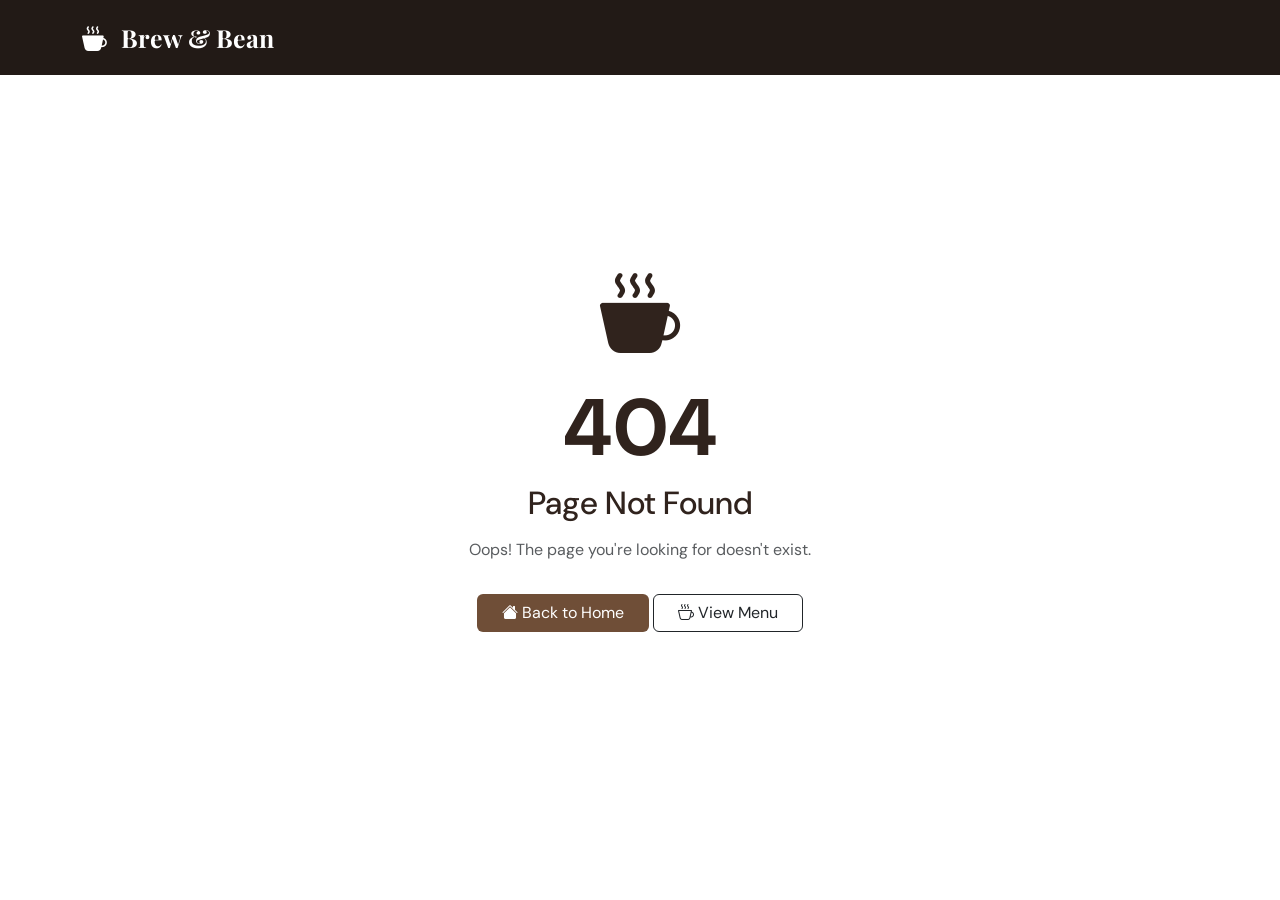
<file: card.html>
<!DOCTYPE html>
<html lang="en">

<head>
    <meta charset="UTF-8">

    <meta name="viewport" content="width=device-width, initial-scale=1.0">

    <title>404 | Brew & Bean</title>

    <!-- Bootstrap -->
    <link
        href="https://cdn.jsdelivr.net/npm/bootstrap@5.3.3/dist/css/bootstrap.min.css"
        rel="stylesheet">

    <!-- Bootstrap Icons -->
    <link
        href="https://cdn.jsdelivr.net/npm/bootstrap-icons@1.11.3/font/bootstrap-icons.css"
        rel="stylesheet">

    <!-- Your CSS -->
    <link rel="stylesheet" href="./css/index.css">
</head>

<body>

    <!-- Navbar -->
    <nav class="navbar navbar-expand-lg navbar-dark fixed-top">

        <div class="container">

            <a class="navbar-brand fw-bold" href="index.html">
                <i class="bi bi-cup-hot-fill me-2"></i>
                Brew & Bean
            </a>

        </div>

    </nav>


    <!-- 404 Section -->
    <section class="min-vh-100 d-flex align-items-center justify-content-center">

        <div class="container text-center">

            <i class="bi bi-cup-hot-fill display-1"></i>

            <h1 class="display-1 fw-bold mt-3">
                404
            </h1>

            <h2>
                Page Not Found
            </h2>

            <p class="text-muted mt-3">
                Oops! The page you're looking for doesn't exist.
            </p>

            <a href="index.html" class="btn btn-coffee mt-3 px-4">
                <i class="bi bi-house-fill"></i>
                Back to Home
            </a>

            <a href="menu.html" class="btn btn-outline-dark mt-3 px-4">
                <i class="bi bi-cup-hot"></i>
                View Menu
            </a>

        </div>

    </section>


</body>

</html>
</file>
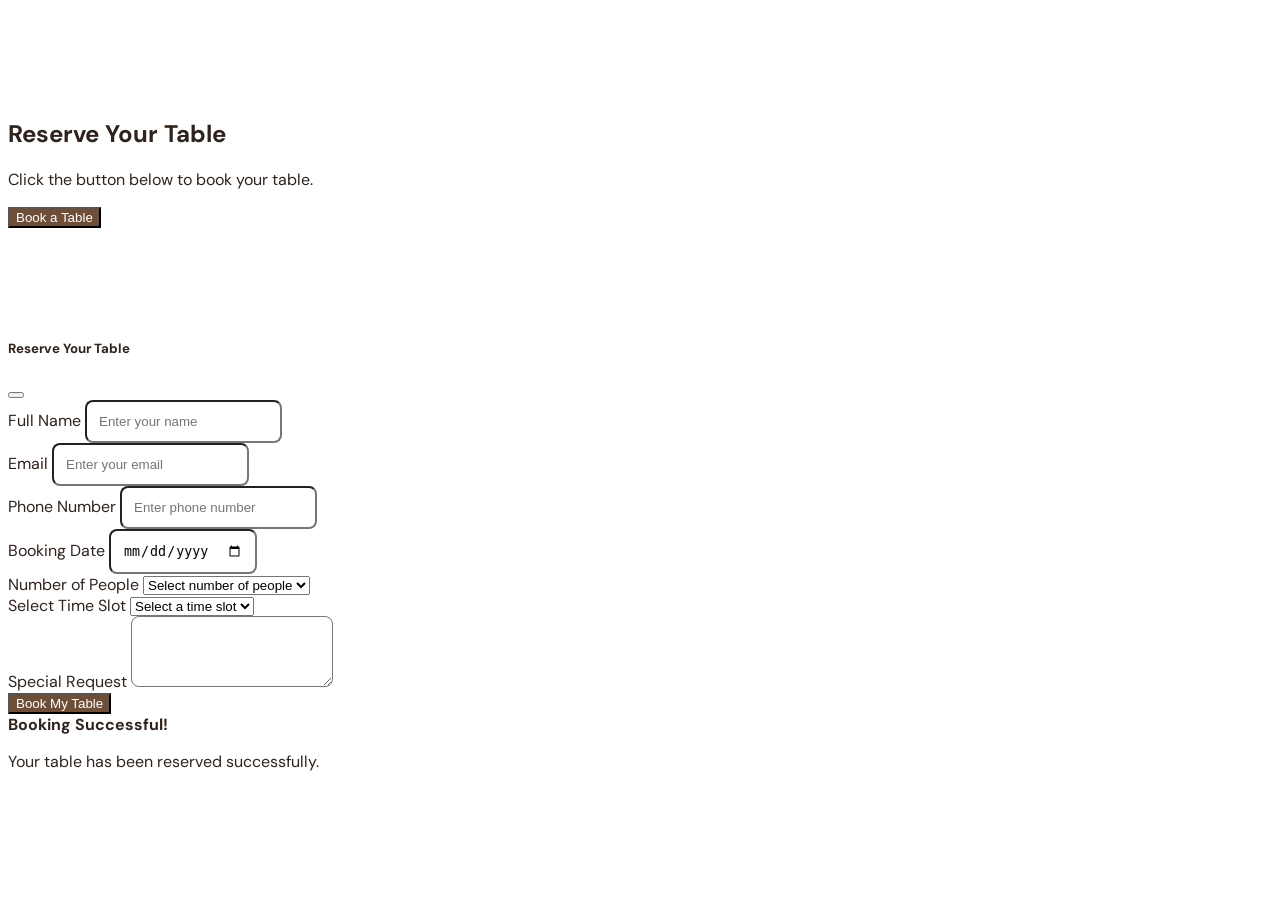
<file: demo.html>
<!DOCTYPE html>
<html lang="en">
<head>
    <meta charset="UTF-8">
    <meta name="viewport" content="width=device-width, initial-scale=1.0">
    <title>Document</title>
    <link rel="stylesheet" href="./css/index.css">    
</head>
<body>
    
<!-- ================= BOOKING SECTION ================= -->

<section class="section-padding">

    <div class="container text-center">

        <i class="bi bi-calendar-check display-5"></i>

        <h2 class="mt-3">
            Reserve Your Table
        </h2>

        <p class="text-muted">
            Click the button below to book your table.
        </p>

        <!-- BOOK TABLE BUTTON -->
        <button 
            type="button"
            class="btn btn-coffee px-5 py-2"
            data-bs-toggle="modal"
            data-bs-target="#bookingModal">

            <i class="bi bi-calendar-check"></i>
            Book a Table

        </button>

    </div>

</section>


<!-- ================= BOOKING MODAL ================= -->

<div 
    class="modal fade"
    id="bookingModal"
    tabindex="-1"
    aria-labelledby="bookingModalLabel"
    aria-hidden="true">

    <div class="modal-dialog modal-lg modal-dialog-centered">

        <div class="modal-content">

            <!-- MODAL HEADER -->
            <div class="modal-header">

                <h5 class="modal-title" id="bookingModalLabel">

                    <i class="bi bi-calendar-check"></i>
                    Reserve Your Table

                </h5>

                <button 
                    type="button"
                    class="btn-close"
                    data-bs-dismiss="modal">
                </button>

            </div>


            <!-- MODAL BODY -->
            <div class="modal-body">

                <form id="bookingForm">

                    <!-- NAME -->
                    <div class="mb-3">

                        <label class="form-label">
                            Full Name
                        </label>

                        <input 
                            type="text"
                            class="form-control"
                            id="name"
                            placeholder="Enter your name"
                            required>

                    </div>


                    <!-- EMAIL -->
                    <div class="mb-3">

                        <label class="form-label">
                            Email
                        </label>

                        <input 
                            type="email"
                            class="form-control"
                            id="email"
                            placeholder="Enter your email"
                            required>

                    </div>


                    <!-- PHONE -->
                    <div class="mb-3">

                        <label class="form-label">
                            Phone Number
                        </label>

                        <input 
                            type="tel"
                            class="form-control"
                            id="phone"
                            placeholder="Enter phone number"
                            maxlength="10"
                            required>

                    </div>


                    <!-- DATE -->
                    <div class="mb-3">

                        <label class="form-label">
                            Booking Date
                        </label>

                        <input 
                            type="date"
                            class="form-control"
                            id="bookingDate"
                            required>

                    </div>


                    <!-- PEOPLE -->
                    <div class="mb-3">

                        <label class="form-label">
                            Number of People
                        </label>

                        <select 
                            class="form-select"
                            id="people"
                            required>

                            <option value="">
                                Select number of people
                            </option>

                            <option value="1">1 Person</option>
                            <option value="2">2 People</option>
                            <option value="3">3 People</option>
                            <option value="4">4 People</option>
                            <option value="5">5 People</option>
                            <option value="6">6 People</option>

                        </select>

                    </div>


                    <!-- TIME SLOT -->
                    <div class="mb-3">

                        <label class="form-label">
                            Select Time Slot
                        </label>

                        <select 
                            class="form-select"
                            id="timeSlot"
                            required>

                            <option value="">
                                Select a time slot
                            </option>

                            <option value="10:00 AM">10:00 AM</option>
                            <option value="11:00 AM">11:00 AM</option>
                            <option value="12:00 PM">12:00 PM</option>
                            <option value="01:00 PM">01:00 PM</option>
                            <option value="02:00 PM">02:00 PM</option>
                            <option value="05:00 PM">05:00 PM</option>
                            <option value="06:00 PM">06:00 PM</option>
                            <option value="07:00 PM">07:00 PM</option>
                            <option value="08:00 PM">08:00 PM</option>
                            <option value="09:00 PM">09:00 PM</option>

                        </select>

                    </div>


                    <!-- SPECIAL REQUEST -->
                    <div class="mb-4">

                        <label class="form-label">
                            Special Request
                        </label>

                        <textarea 
                            class="form-control"
                            id="message"
                            rows="3"
                            placeholder="Birthday, window seat, etc.">
                        </textarea>

                    </div>


                    <!-- SUBMIT BUTTON -->
                    <button 
                        type="submit"
                        class="btn btn-coffee w-100">

                        <i class="bi bi-calendar-check"></i>
                        Book My Table

                    </button>

                </form>


                <!-- SUCCESS MESSAGE -->
                <div 
                    id="successMessage"
                    class="alert alert-success mt-4 d-none">

                    <i class="bi bi-check-circle-fill"></i>

                    <strong>
                        Booking Successful!
                    </strong>

                    <p class="mb-0">
                        Your table has been reserved successfully.
                    </p>

                </div>

            </div>

        </div>

    </div>

</div>


</div>
<script>
const bookingForm = document.getElementById("bookingForm");
const successMessage = document.getElementById("successMessage");

bookingForm.addEventListener("submit", function (event) {

    event.preventDefault();

    successMessage.classList.remove("d-none");

    bookingForm.reset();

});
</script>
</body>
</html>
</file>
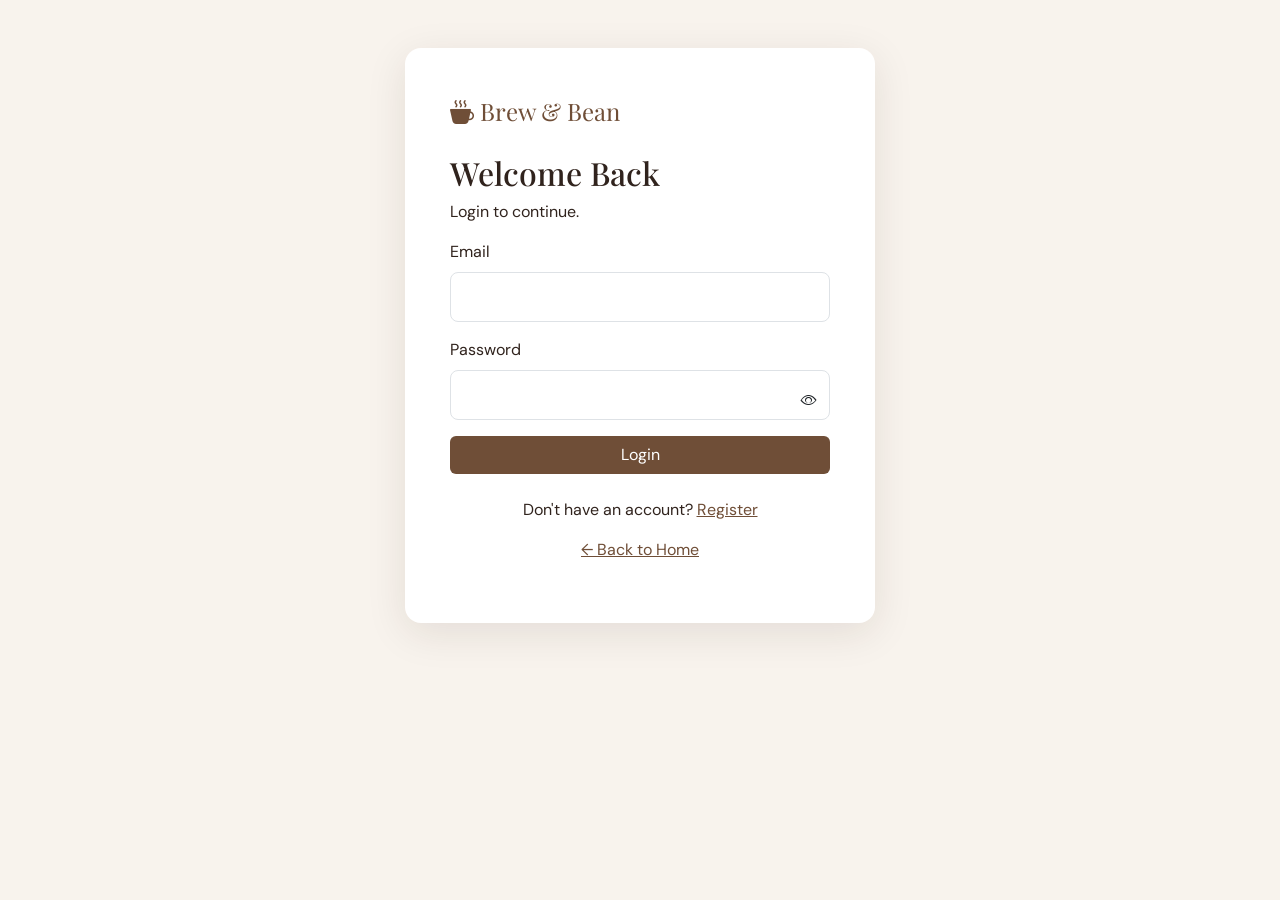
<file: login.html>
<!DOCTYPE html>
<html lang="en">

<head>
    <meta charset="UTF-8">
    <meta name="viewport" content="width=device-width, initial-scale=1.0">
    <title>Login | Brew & Bean</title>
    <link href="https://cdn.jsdelivr.net/npm/bootstrap@5.3.3/dist/css/bootstrap.min.css" rel="stylesheet">
    <link href="https://cdn.jsdelivr.net/npm/bootstrap-icons@1.11.3/font/bootstrap-icons.css" rel="stylesheet">
    <link rel="stylesheet" href="css/index.css">
</head>

<body class="auth-page">
    <div class="container py-5">
        <div class="auth-card mx-auto"><a class="brand-link" href="index.html"><i class="bi bi-cup-hot-fill"></i> Brew &
                Bean</a>
            <h2>Welcome Back</h2>
            <p>Login to continue.</p>
            <form class="needs-validation" novalidate>

                <label class="form-label">Email</label>
                <input type="email" class="form-control mb-3" id="email" required>

                <div class="position-relative mb-3">
                    <label class="form-label">Password</label>

                    <input type="password" id="password" class="form-control" required>

                    <button type="button" class="btn position-absolute end-0" style="bottom: 0;" id="togglePassword">
                        <i class="bi bi-eye"></i>
                    </button>
                </div>

                <button type="submit" class="btn btn-coffee w-100">
                    Login
                </button>

            </form>
            <p class="mt-4 text-center">Don't have an account? <a href="register.html">Register</a></p>
            <p class="text-center"><a href="index.html">← Back to Home</a></p>
        </div>
    </div>
    <script src="https://cdn.jsdelivr.net/npm/bootstrap@5.3.3/dist/js/bootstrap.bundle.min.js"></script>
    <script src="./javascript/login.js"></script>
</body>

</html>
</file>
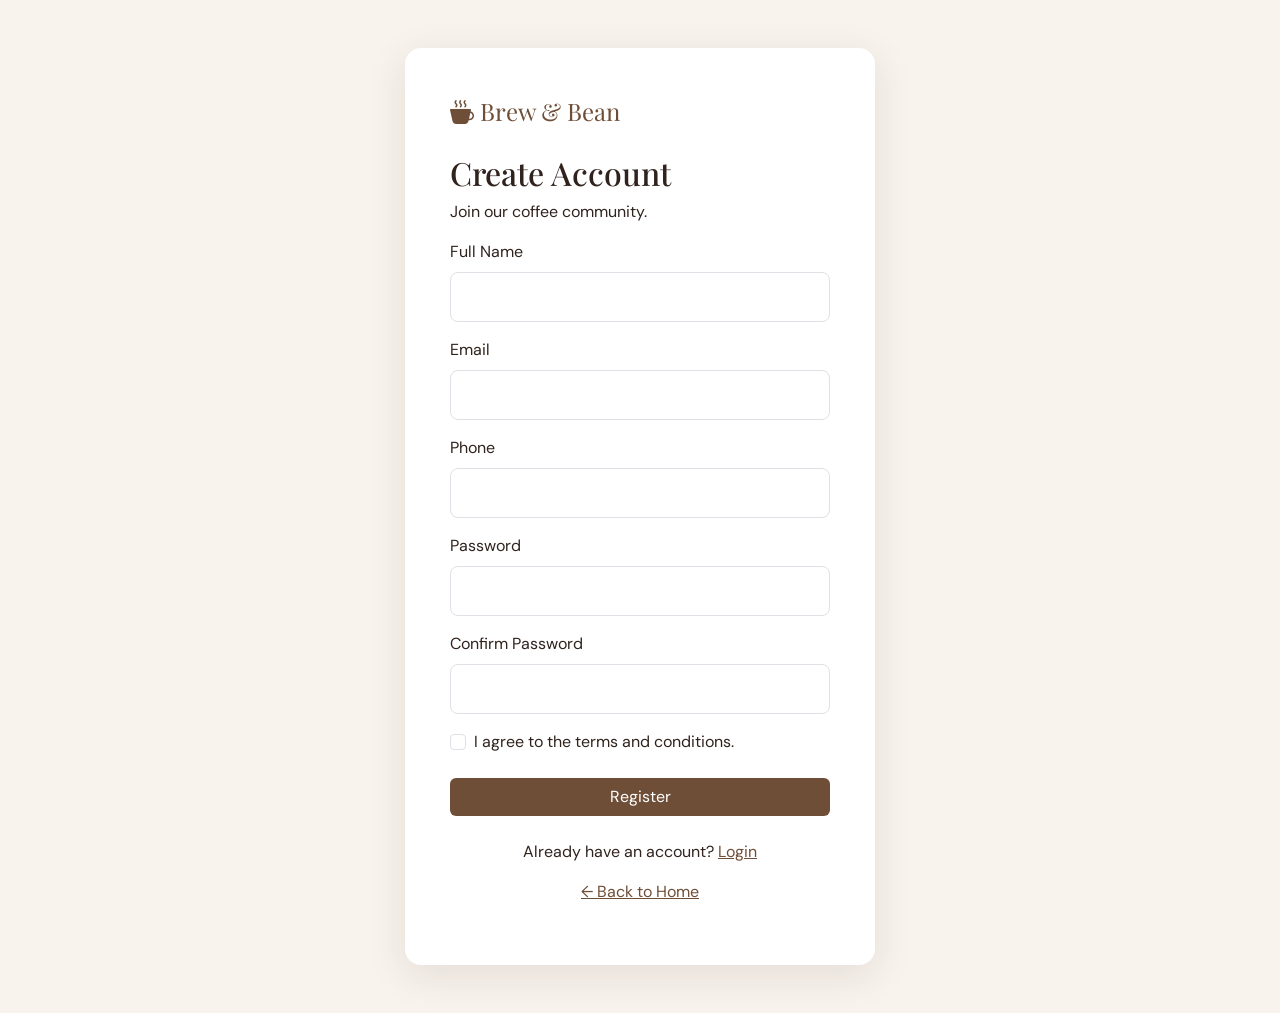
<file: register.html>
<!DOCTYPE html>
<html lang="en">

<head>
    <meta charset="UTF-8">
    <meta name="viewport" content="width=device-width, initial-scale=1.0">
    <title>Register | Brew & Bean</title>
    <link href="https://cdn.jsdelivr.net/npm/bootstrap@5.3.3/dist/css/bootstrap.min.css" rel="stylesheet">
    <link href="https://cdn.jsdelivr.net/npm/bootstrap-icons@1.11.3/font/bootstrap-icons.css" rel="stylesheet">
    <link rel="stylesheet" href="css/index.css">
</head>

<body class="auth-page">
    <div class="container py-5">
        <div class="auth-card mx-auto"><a class="brand-link" href="index.html"><i class="bi bi-cup-hot-fill"></i> Brew &
                Bean</a>
            <h2>Create Account</h2>
            <p>Join our coffee community.</p>
            <form class="needs-validation" novalidate><label class="form-label">Full Name</label><input
                    class="form-control mb-3" required><label class="form-label">Email</label><input type="email"
                    class="form-control mb-3" required><label class="form-label">Phone</label><input type="tel"
                    class="form-control mb-3" required><label class="form-label">Password</label><input type="password"
                    class="form-control mb-3" minlength="6" required><label class="form-label">Confirm
                    Password</label><input type="password" class="form-control mb-3" required>
                <div class="form-check mb-4"><input class="form-check-input" type="checkbox" id="terms" required><label
                        class="form-check-label" for="terms">I agree to the terms and conditions.</label></div><button
                    class="btn btn-coffee w-100">Register</button>
            </form>
            <p class="mt-4 text-center">Already have an account? <a href="login.html">Login</a></p>
            <p class="text-center"><a href="index.html">← Back to Home</a></p>
        </div>
    </div>
    <script src="https://cdn.jsdelivr.net/npm/bootstrap@5.3.3/dist/js/bootstrap.bundle.min.js"></script>
    <script src="/javascript/register.js"></script>

</body>

</html>
</file>
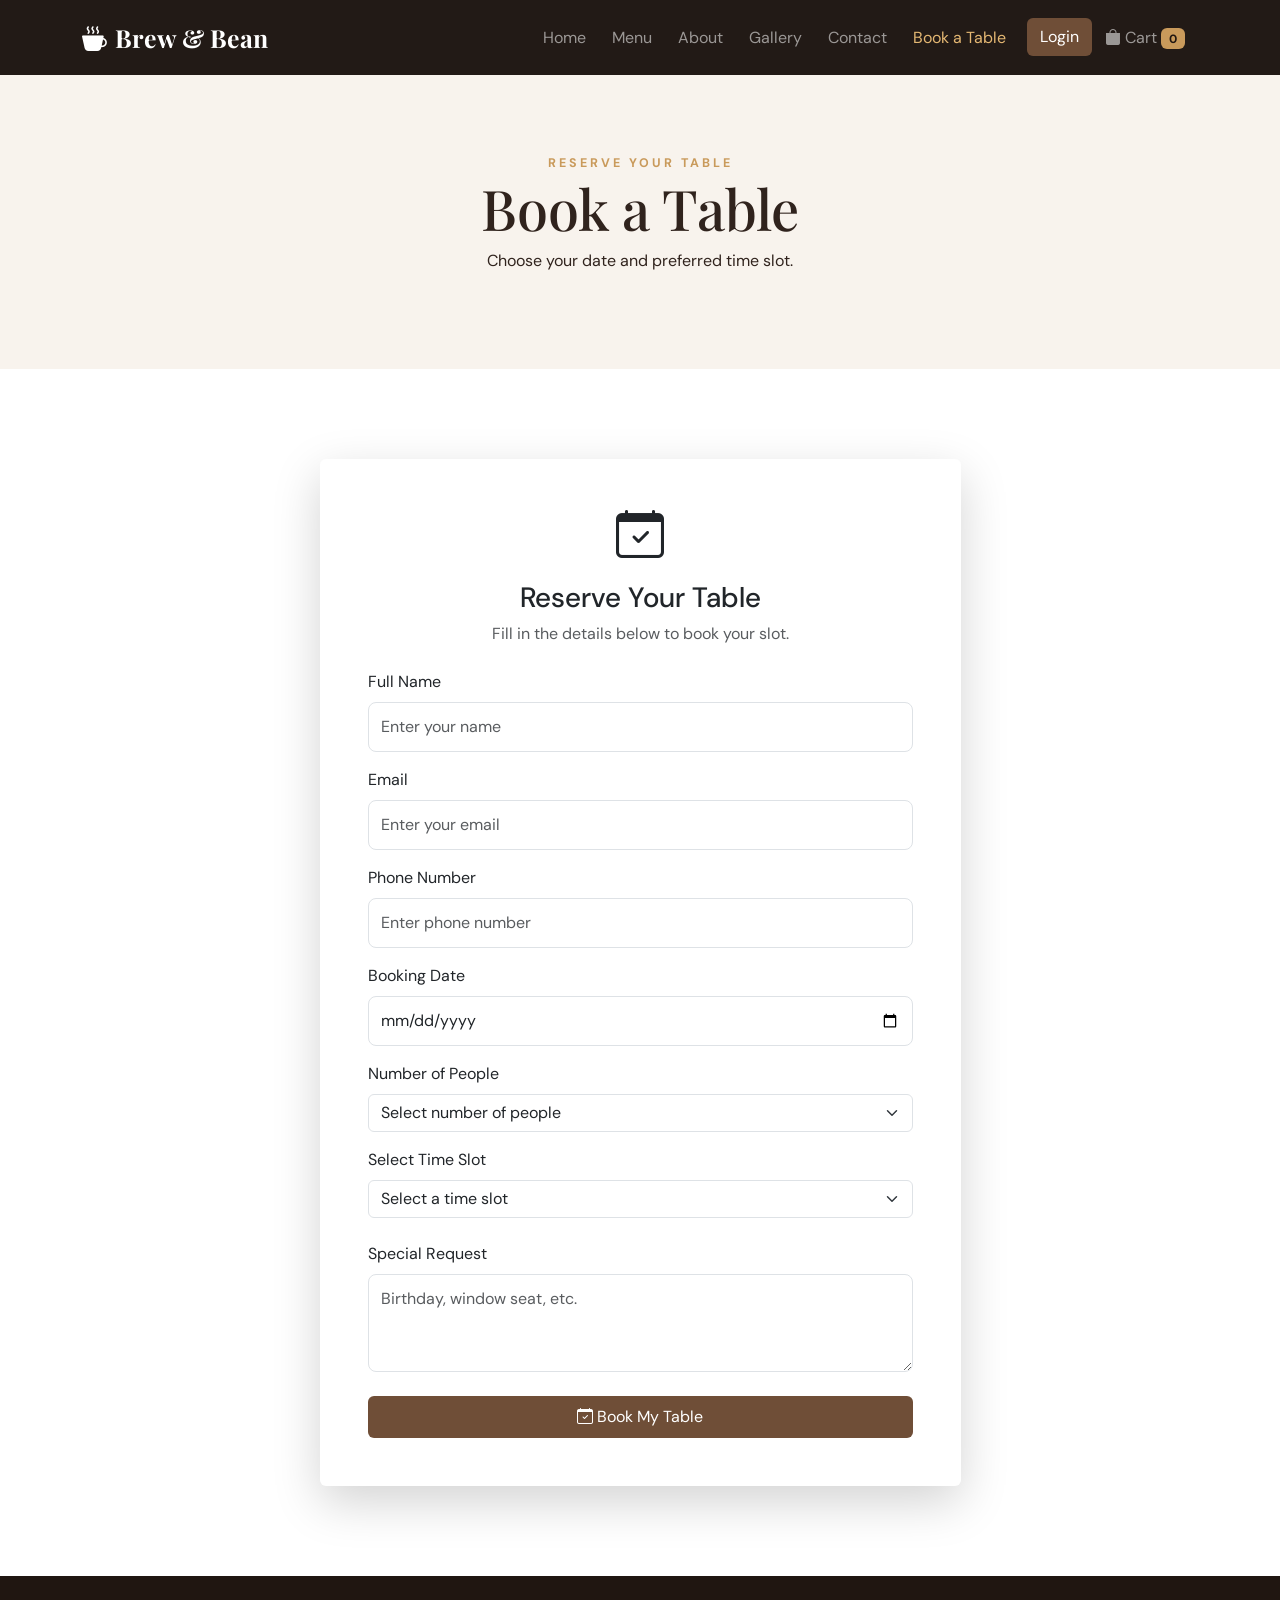
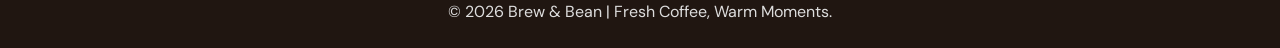
<file: slot.html>
<!DOCTYPE html>
<html lang="en">

<head>

    <meta charset="UTF-8">

    <meta name="viewport" content="width=device-width, initial-scale=1.0">

    <title>Book a Table | Brew & Bean</title>

    <!-- Bootstrap -->
    <link href="https://cdn.jsdelivr.net/npm/bootstrap@5.3.3/dist/css/bootstrap.min.css" rel="stylesheet">

    <!-- Bootstrap Icons -->
    <link href="https://cdn.jsdelivr.net/npm/bootstrap-icons@1.11.3/font/bootstrap-icons.css" rel="stylesheet">

    <!-- Your CSS -->
    <link rel="stylesheet" href="./css/index.css">

</head>


<body>


    <!-- ================= NAVBAR ================= -->

    <nav class="navbar navbar-expand-lg navbar-dark fixed-top">
        <div class="container"><a class="navbar-brand fw-bold" href="index.html"><i
                    class="bi bi-cup-hot-fill me-2"></i>Brew & Bean</a><button class="navbar-toggler"
                data-bs-toggle="collapse" data-bs-target="#nav"><span class="navbar-toggler-icon"></span></button>
            <div class="collapse navbar-collapse" id="nav">
                <ul class="navbar-nav ms-auto">
                    <li class="nav-item"><a class="nav-link" href="index.html">Home</a></li>
                    <li class="nav-item"><a class="nav-link " href="menu.html">Menu</a></li>
                    <li class="nav-item"><a class="nav-link" href="about.html">About</a></li>
                    <li class="nav-item"><a class="nav-link" href="gallery.html">Gallery</a></li>
                    <li class="nav-item"><a class="nav-link" href="contact.html">Contact</a></li>
                    <li class="nav-item"><a class="nav-link active" href="slot.html">Book a Table </a></li>
                    <li class="nav-item ms-lg-2"><a class="btn btn-coffee" href="login.html">Login</a></li>
                    <li class="nav-item"><a class="nav-link" href="card.html"><i class="bi bi-bag-fill"></i> Cart <span
                                id="cartCount" class="badge">0</span></a></li>
                </ul>
            </div>
        </div>
    </nav>



    <!-- ================= PAGE HEADER ================= -->

    <div class="page-header">

        <div class="container text-center">

            <span class="eyebrow">
                RESERVE YOUR TABLE
            </span>

            <h1>
                Book a Table
            </h1>

            <p>
                Choose your date and preferred time slot.
            </p>

        </div>

    </div>



    <!-- ================= BOOKING SECTION ================= -->

    <section class="section-padding">

        <div class="container">

            <div class="row justify-content-center">

                <div class="col-lg-7">


                    <div class="card shadow-lg border-0">

                        <div class="card-body p-4 p-md-5">


                            <div class="text-center mb-4">

                                <i class="bi bi-calendar-check display-5"></i>

                                <h3 class="mt-3">
                                    Reserve Your Table
                                </h3>

                                <p class="text-muted">
                                    Fill in the details below to book your slot.
                                </p>

                            </div>



                            <!-- BOOKING FORM -->

                            <form id="bookingForm">


                                <!-- Name -->

                                <div class="mb-3">

                                    <label class="form-label">
                                        Full Name
                                    </label>

                                    <input type="text" class="form-control" id="name" placeholder="Enter your name"
                                        required>

                                </div>



                                <!-- Email -->

                                <div class="mb-3">

                                    <label class="form-label">
                                        Email
                                    </label>

                                    <input type="email" class="form-control" id="email" placeholder="Enter your email"
                                        required>

                                </div>



                                <!-- Phone -->

                                <div class="mb-3">

                                    <label class="form-label">
                                        Phone Number
                                    </label>

                                    <input type="tel" class="form-control" id="phone" placeholder="Enter phone number"
                                        maxlength="10" required>

                                </div>



                                <!-- Date -->

                                <div class="mb-3">

                                    <label class="form-label">
                                        Booking Date
                                    </label>

                                    <input type="date" class="form-control" id="bookingDate" required>

                                </div>



                                <!-- Number of People -->

                                <div class="mb-3">

                                    <label class="form-label">
                                        Number of People
                                    </label>

                                    <select class="form-select" id="people" required>

                                        <option value="">
                                            Select number of people
                                        </option>

                                        <option value="1">
                                            1 Person
                                        </option>

                                        <option value="2">
                                            2 People
                                        </option>

                                        <option value="3">
                                            3 People
                                        </option>

                                        <option value="4">
                                            4 People
                                        </option>

                                        <option value="5">
                                            5 People
                                        </option>

                                        <option value="6">
                                            6 People
                                        </option>

                                    </select>

                                </div>



                                <!-- Time Slot -->

                                <div class="mb-4">

                                    <label class="form-label">
                                        Select Time Slot
                                    </label>

                                    <select class="form-select" id="timeSlot" required>

                                        <option value="">
                                            Select a time slot
                                        </option>

                                        <option value="10:00 AM">
                                            10:00 AM
                                        </option>

                                        <option value="11:00 AM">
                                            11:00 AM
                                        </option>

                                        <option value="12:00 PM">
                                            12:00 PM
                                        </option>

                                        <option value="01:00 PM">
                                            01:00 PM
                                        </option>

                                        <option value="02:00 PM">
                                            02:00 PM
                                        </option>

                                        <option value="05:00 PM">
                                            05:00 PM
                                        </option>

                                        <option value="06:00 PM">
                                            06:00 PM
                                        </option>

                                        <option value="07:00 PM">
                                            07:00 PM
                                        </option>

                                        <option value="08:00 PM">
                                            08:00 PM
                                        </option>

                                        <option value="09:00 PM">
                                            09:00 PM
                                        </option>

                                    </select>

                                </div>



                                <!-- Special Request -->

                                <div class="mb-4">

                                    <label class="form-label">
                                        Special Request
                                    </label>

                                    <textarea class="form-control" id="message" rows="3"
                                        placeholder="Birthday, window seat, etc."></textarea>

                                </div>



                                <!-- Submit -->

                                <button type="submit" class="btn btn-coffee w-100 py-2">

                                    <i class="bi bi-calendar-check"></i>

                                    Book My Table

                                </button>


                            </form>


                            <!-- SUCCESS MESSAGE -->

                            <div id="successMessage" class="alert alert-success mt-4 d-none">

                                <i class="bi bi-check-circle-fill"></i>

                                <strong>Booking Successful!</strong>

                                <p class="mb-0 mt-1">
                                    Your table has been reserved successfully.
                                </p>

                            </div>


                        </div>

                    </div>

                </div>

            </div>

        </div>

    </section>



    <!-- ================= FOOTER ================= -->

    <footer class="footer">

        <div class="container py-4 text-center">

            <p class="mb-0">
                © 2026 Brew & Bean | Fresh Coffee, Warm Moments.
            </p>

        </div>

    </footer>



    <!-- Bootstrap JS -->

    <script src="https://cdn.jsdelivr.net/npm/bootstrap@5.3.3/dist/js/bootstrap.bundle.min.js">
    </script>


    <!-- Booking JS -->

    <script src="./javascript/solt.js"></script>


</body>

</html>
</file>
<file: css/index.css>
@import url('https://fonts.googleapis.com/css2?family=DM+Sans:wght@400;500;600;700&family=Playfair+Display:wght@600;700&display=swap');

:root {
    --coffee: #6f4e37;
    --dark: #201611;
    --cream: #f8f3ed;
    --gold: #c99a5b
}

* {
    box-sizing: border-box
}

body {
    font-family: 'DM Sans', sans-serif;
    color: #30231d;
    background: #fff
}

.navbar {
    background: rgba(25, 17, 13, .96);
    padding: 14px 0
}

.navbar-brand {
    font-family: 'Playfair Display', serif;
    font-size: 1.55rem
}

.nav-link {
    margin: 0 5px
}

.nav-link:hover,
.nav-link.active {
    color: #e5b873 !important
}

.btn-coffee {
    background: var(--coffee);
    color: #fff;
    /* border: none */
}

.btn-coffee:hover {
    background: #543a29;
    color: #fff
}

.badge {
    background: #c99a5b;
    color: #201611
}

.hero {
    min-height: 100vh;
    background: linear-gradient(90deg, rgba(22, 14, 10, .86), rgba(22, 14, 10, .35)), url('https://images.unsplash.com/photo-1495474472287-4d71bcdd2085?auto=format&fit=crop&w=1800&q=85') center/cover;
    color: #fff
}

.hero h1 {
    font-family: 'Playfair Display', serif;
    font-size: clamp(3rem, 7vw, 6rem);
    line-height: 1.05
}

.hero h1 span {
    color: #e4b26b
}

.hero p {
    max-width: 600px
}

.eyebrow {
    font-size: .78rem;
    letter-spacing: 3px;
    font-weight: 700;
    color: #c99a5b
}

.section-padding {
    padding: 90px 0
}

.section-heading {
    margin-bottom: 45px
}

.section-heading h2,
.features-section h2,
.offer-box h2 {
    font-family: 'Playfair Display', serif;
    font-size: 2.5rem
}

.coffee-card {
    border: 0;
    overflow: hidden;
    box-shadow: 0 8px 30px rgba(50, 30, 20, .09);
    transition: .3s
}

.coffee-card:hover {
    transform: translateY(-7px);
    box-shadow: 0 14px 35px rgba(50, 30, 20, .16)
}

.coffee-card img {
    height: 220px;
    object-fit: cover
}

.coffee-card h5 {
    font-weight: 700
}

.coffee-card strong {
    color: var(--coffee);
    font-size: 1.1rem
}

.features-section {
    background: var(--cream)
}

.feature-box {
    padding: 30px
}

.feature-box i {
    font-size: 2.5rem;
    color: var(--coffee)
}

.feature-box h4 {
    margin-top: 15px;
    font-weight: 700
}

.offer-box {
    background: #2a1c15;
    color: #fff
}

.footer {
    background: #201611;
    color: #ddd
}

.footer h4,
.footer h6 {
    color: #fff
}

.footer a {
    display: block;
    color: #bbb;
    text-decoration: none;
    margin: 8px 0
}

.footer a:hover {
    color: #e5b873
}

.socials {
    display: flex;
    gap: 15px
}

.socials a {
    font-size: 1.4rem
}

.page-header {
    padding: 150px 0 80px;
    background: var(--cream);
    text-align: center
}

.page-header h1 {
    font-family: 'Playfair Display', serif;
    font-size: 3.5rem
}

/* .gallery-img {
    width: 100%;
    height: 280px;
    object-fit: cover;
    border-radius: 12px;
    transition: .3s
}

.gallery-img:hover {
    transform: scale(1.02);
    filter: brightness(.9)
} */

.contact-info p {
    margin: 20px 0
}

.contact-info i {
    color: var(--coffee);
    width: 30px
}

.form-card,
.auth-card {
    background: #fff;
    box-shadow: 0 10px 40px rgba(50, 30, 20, .1);
    border-radius: 16px
}

.auth-page {
    background: var(--cream);
    min-height: 100vh
}

.auth-card {
    max-width: 470px;
    padding: 45px
}

.brand-link {
    font-family: 'Playfair Display', serif;
    font-size: 1.5rem;
    color: var(--coffee);
    text-decoration: none
}

.auth-card h2 {
    font-family: 'Playfair Display', serif;
    margin-top: 25px
}

.auth-card a {
    color: var(--coffee)
}

.form-control {
    padding: 12px;
    border-radius: 8px
}

.form-control:focus {
    border-color: var(--gold);
    box-shadow: 0 0 0 .2rem rgba(201, 154, 91, .2)
}

@media(max-width:576px) {
    .section-padding {
        padding: 65px 0
    }

    .page-header {
        padding: 130px 0 60px
    }

    .page-header h1 {
        font-size: 2.6rem
    }

    .auth-card {
        padding: 30px 22px
    }

    .hero h1 {
        font-size: 3.2rem
    }
}
</file>
